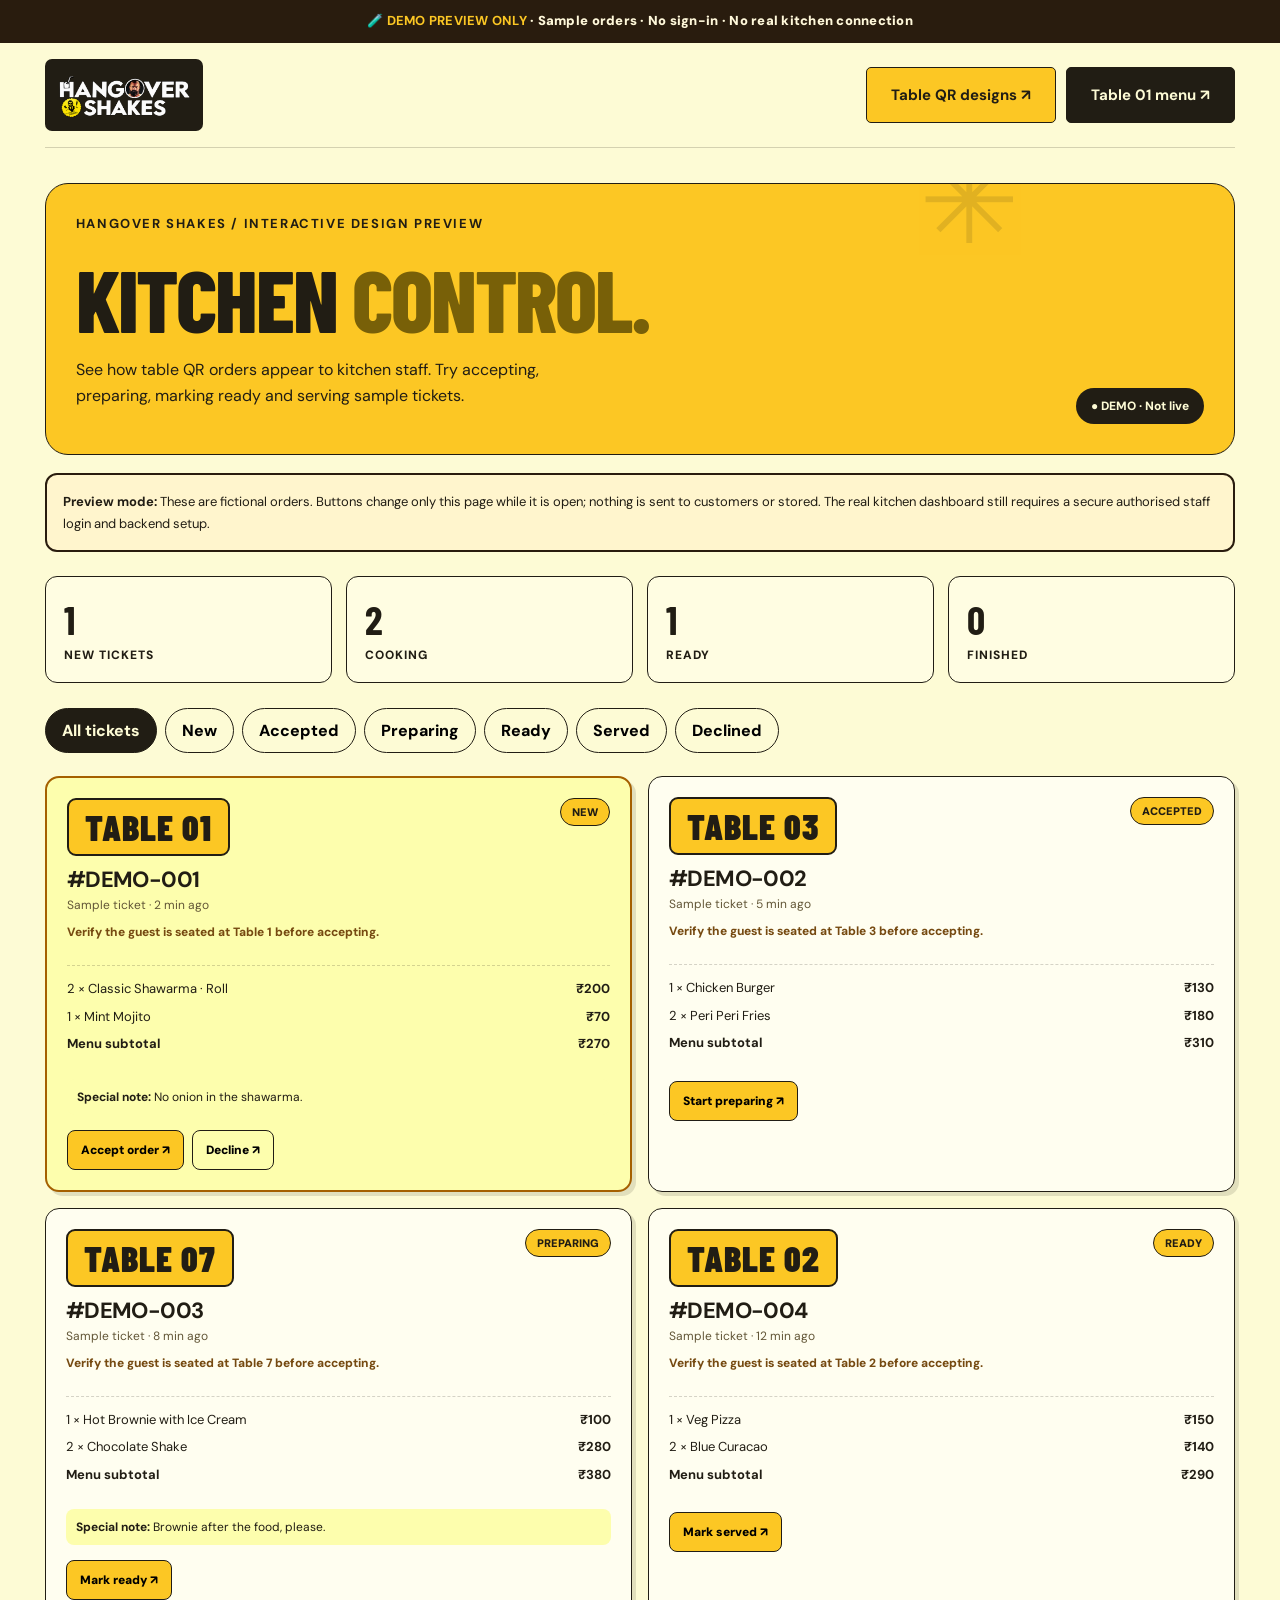
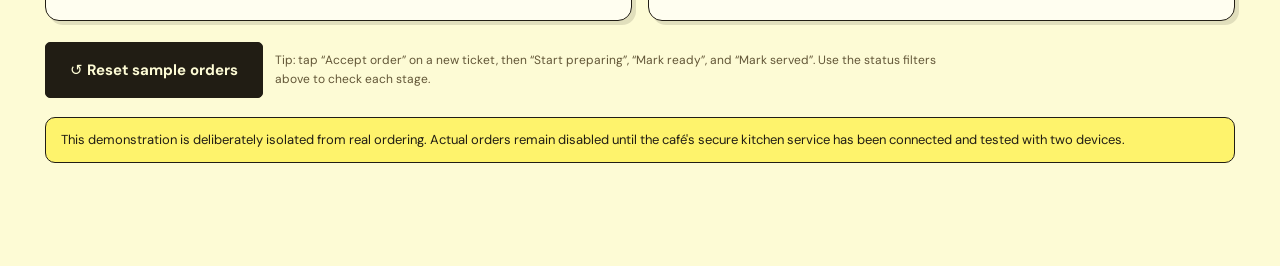
<file: demo-kitchen.html>
<!doctype html>
<html lang="en">
<head>
<meta charset="UTF-8">
<meta name="viewport" content="width=device-width,initial-scale=1">
<meta name="robots" content="noindex,nofollow,noarchive">
<meta name="theme-color" content="#fcc724">
<title>Kitchen demo · Hangover Shakes</title>
<link rel="stylesheet" href="style.css">
<link rel="stylesheet" href="updates.css">
<link rel="stylesheet" href="ordering.css">
<link rel="stylesheet" href="dinein.css">
<style>
.hs-demo-banner{position:sticky;top:0;z-index:100;background:#291c0e;color:#fff8da;text-align:center;padding:12px 16px;font-weight:900;line-height:1.45;font-size:13px;letter-spacing:.02em}
.hs-demo-banner strong{color:#fcc724}.hs-demo-actions{display:flex;align-items:center;gap:12px;flex-wrap:wrap;margin:18px 0 8px}.hs-demo-actions button{cursor:pointer;min-height:44px}.hs-order-actions button{cursor:pointer}.hs-demo-help{font-size:12px;line-height:1.6;color:var(--muted);max-width:680px}.hs-order-badge{display:inline-flex;align-items:center}.hs-demo-alert{border:2px solid #291c0e;background:#fff5cd;padding:16px;border-radius:12px;font-size:13px;line-height:1.65;margin:18px 0}
@media(max-width:600px){.hs-demo-banner{font-size:11px;padding:10px}.hs-demo-actions .button{width:100%;justify-content:center}}
</style>
</head>
<body class="hs-admin-body">
<a class="skip" href="#admin-main">Skip to demo tickets</a>
<div class="hs-demo-banner">🧪 <strong>DEMO PREVIEW ONLY</strong> · Sample orders · No sign-in · No real kitchen connection</div>
<header class="hs-admin-head wrap">
  <a href="index.html" aria-label="Hangover Shakes home"><img src="assets/logo.png" alt="Hangover Shakes" width="158" height="63"></a>
  <nav aria-label="Preview navigation"><a class="button" href="table-qr.html">Table QR designs ↗</a><a class="button" href="index.html?table=1">Table 01 menu ↗</a></nav>
</header>
<main class="hs-admin-main wrap" id="admin-main">
  <section class="hs-admin-hero"><div><p class="eyebrow">HANGOVER SHAKES / INTERACTIVE DESIGN PREVIEW</p><h1>KITCHEN <em>CONTROL.</em></h1><p>See how table QR orders appear to kitchen staff. Try accepting, preparing, marking ready and serving sample tickets.</p></div><span class="hs-admin-pill" id="hs-live-indicator">● DEMO · Not live</span></section>
  <section id="hs-admin-workspace">
    <div class="hs-demo-alert" role="status" id="hs-admin-notice"><strong>Preview mode:</strong> These are fictional orders. Buttons change only this page while it is open; nothing is sent to customers or stored. The real kitchen dashboard still requires a secure authorised staff login and backend setup.</div>
    <div class="hs-admin-metrics" aria-label="Demo kitchen counts">
      <div class="hs-admin-metric"><strong id="hs-metric-new">0</strong><span>New tickets</span></div>
      <div class="hs-admin-metric"><strong id="hs-metric-active">0</strong><span>Cooking</span></div>
      <div class="hs-admin-metric"><strong id="hs-metric-ready">0</strong><span>Ready</span></div>
      <div class="hs-admin-metric"><strong id="hs-metric-done">0</strong><span>Finished</span></div>
    </div>
    <div class="hs-admin-tabs" role="group" aria-label="Filter demo tickets">
      <button type="button" data-filter="all" class="active" aria-pressed="true">All tickets</button>
      <button type="button" data-filter="received" aria-pressed="false">New</button>
      <button type="button" data-filter="confirmed" aria-pressed="false">Accepted</button>
      <button type="button" data-filter="preparing" aria-pressed="false">Preparing</button>
      <button type="button" data-filter="ready" aria-pressed="false">Ready</button>
      <button type="button" data-filter="served" aria-pressed="false">Served</button>
      <button type="button" data-filter="rejected" aria-pressed="false">Declined</button>
    </div>
    <div class="hs-order-grid" id="hs-admin-orders" aria-live="polite"></div>
    <div class="hs-demo-actions"><button type="button" class="button" id="hs-demo-reset">↺ Reset sample orders</button><p class="hs-demo-help">Tip: tap “Accept order” on a new ticket, then “Start preparing”, “Mark ready”, and “Mark served”. Use the status filters above to check each stage.</p></div>
    <p class="hs-admin-alert">This demonstration is deliberately isolated from real ordering. Actual orders remain disabled until the café's secure kitchen service has been connected and tested with two devices.</p>
  </section>
</main>
<script>
(() => {
  'use strict';
  const initial = [
    {id:'DEMO-001',table:1,status:'received',minutes:2,notes:'No onion in the shawarma.',items:[['Classic Shawarma · Roll',2,100],['Mint Mojito',1,70]]},
    {id:'DEMO-002',table:3,status:'confirmed',minutes:5,notes:'',items:[['Chicken Burger',1,130],['Peri Peri Fries',2,90]]},
    {id:'DEMO-003',table:7,status:'preparing',minutes:8,notes:'Brownie after the food, please.',items:[['Hot Brownie with Ice Cream',1,100],['Chocolate Shake',2,140]]},
    {id:'DEMO-004',table:2,status:'ready',minutes:12,notes:'',items:[['Veg Pizza',1,150],['Blue Curacao',2,70]]}
  ];
  let orders = initial.map(ticket => ({...ticket,items:ticket.items.map(row => [...row])}));
  let filter = 'all';
  const grid = document.getElementById('hs-admin-orders');
  const notice = document.getElementById('hs-admin-notice');
  const money = amount => '₹' + amount.toLocaleString('en-IN');
  const labels = {received:'New',confirmed:'Accepted',preparing:'Preparing',ready:'Ready',served:'Served',rejected:'Declined'};
  const transitions = {received:[['confirmed','Accept order'],['rejected','Decline']],confirmed:[['preparing','Start preparing']],preparing:[['ready','Mark ready']],ready:[['served','Mark served']]};
  function render(){
    document.getElementById('hs-metric-new').textContent = orders.filter(t => t.status === 'received').length;
    document.getElementById('hs-metric-active').textContent = orders.filter(t => ['confirmed','preparing'].includes(t.status)).length;
    document.getElementById('hs-metric-ready').textContent = orders.filter(t => t.status === 'ready').length;
    document.getElementById('hs-metric-done').textContent = orders.filter(t => ['served','rejected'].includes(t.status)).length;
    const selected = orders.filter(t => filter === 'all' || t.status === filter);
    grid.innerHTML = selected.length ? selected.map(ticket => {
      const total = ticket.items.reduce((sum, row) => sum + row[1]*row[2],0);
      return `<article class="hs-order-card ${ticket.status === 'received' ? 'is-new' : ''}"><div class="hs-order-top"><div><span class="hs-kitchen-table">TABLE ${String(ticket.table).padStart(2,'0')}</span><h3>#${ticket.id}</h3><p class="hs-order-meta">Sample ticket · ${ticket.minutes} min ago</p><p class="hs-kitchen-check">Verify the guest is seated at Table ${ticket.table} before accepting.</p></div><span class="hs-order-badge">${labels[ticket.status]}</span></div><div class="hs-order-lines">${ticket.items.map(row => `<p><span>${row[1]} × ${row[0]}</span><strong>${money(row[1]*row[2])}</strong></p>`).join('')}<p><strong>Menu subtotal</strong><strong>${money(total)}</strong></p></div>${ticket.notes ? `<p class="hs-order-notes"><strong>Special note:</strong> ${ticket.notes}</p>` : ''}<div class="hs-order-actions">${(transitions[ticket.status] || []).map(([next,text]) => `<button type="button" data-id="${ticket.id}" data-state="${next}" class="${next === 'rejected' ? 'secondary' : ''}">${text} ↗</button>`).join('')}</div></article>`;
    }).join('') : '<div class="hs-admin-empty"><h3>No sample tickets here.</h3><p>Choose All tickets or reset the demo to explore the workflow.</p></div>';
  }
  grid.addEventListener('click', event => {
    const button = event.target.closest('button[data-id][data-state]');
    if (!button) return;
    const ticket = orders.find(t => t.id === button.dataset.id);
    if (!ticket || !(transitions[ticket.status] || []).some(([next]) => next === button.dataset.state)) return;
    ticket.status = button.dataset.state;
    notice.textContent = `🧪 Demo only: ${ticket.id} for Table ${ticket.table} changed to ${labels[ticket.status]}. No customer was notified.`;
    render();
  });
  document.querySelectorAll('[data-filter]').forEach(button => button.addEventListener('click', () => {
    filter = button.dataset.filter;
    document.querySelectorAll('[data-filter]').forEach(tab => {const selected = tab === button;tab.classList.toggle('active',selected);tab.setAttribute('aria-pressed',String(selected));});
    render();
  }));
  document.getElementById('hs-demo-reset').addEventListener('click', () => {
    orders = initial.map(ticket => ({...ticket,items:ticket.items.map(row => [...row])}));
    filter='all';
    document.querySelectorAll('[data-filter]').forEach(tab => {const selected = tab.dataset.filter === 'all';tab.classList.toggle('active',selected);tab.setAttribute('aria-pressed',String(selected));});
    notice.textContent = '🧪 Demo reset. All sample tickets restored; no real orders or kitchen systems were changed.';
    render();
  });
  render();
})();
</script>
</body>
</html>
</file>
<file: style.css>
@import url('https://fonts.googleapis.com/css2?family=Barlow+Condensed:wght@600;700;800;900&family=DM+Sans:wght@400;500;600;700&display=swap');
:root{--gold:#cd8b09;--amber:#e9a413;--yellow:#fcc724;--lemon:#fef36c;--pale:#fdfead;--cream:#fdfbd5;--ink:#211d14;--muted:#625637;--line:#211d1430;color:var(--ink);background:var(--cream);font-family:'DM Sans',Arial,sans-serif;font-synthesis:none;color-scheme:light}*{box-sizing:border-box}html{scroll-behavior:smooth;scroll-padding-top:25px}body{margin:0;overflow-x:clip}a{color:inherit;text-decoration:none}button,input,textarea{font:inherit}button,a,input,textarea{touch-action:manipulation}a:focus-visible,button:focus-visible,input:focus-visible,textarea:focus-visible,summary:focus-visible{outline:3px solid var(--ink);outline-offset:5px}img{display:block;max-width:100%;height:auto}button{cursor:pointer}a:hover{text-decoration:none}.wrap{width:min(1280px,calc(100% - 96px));margin-inline:auto}.header{display:flex;align-items:center;justify-content:space-between;gap:25px;padding-block:19px;border-bottom:1px solid var(--line)}.logo{width:195px;background:var(--ink);border-radius:5px;padding:9px}.header nav{display:flex;gap:35px;font-size:15px;font-weight:700;align-items:center}.header nav a{padding:12px 0}.header nav a:last-child{border:1px solid var(--ink);padding:12px 21px;border-radius:30px}.nav-toggle{display:none}.hero{display:grid;grid-template-columns:1.05fr 1fr;gap:25px;align-items:center;padding-block:70px 65px}.eyebrow{font-size:13px;letter-spacing:1.6px;font-weight:700;line-height:1.7;margin:0 0 20px}h1,h2{font-family:'Barlow Condensed','Arial Narrow',Impact,sans-serif;font-weight:800;line-height:.98;letter-spacing:-.025em;margin:0}h1{font-size:clamp(60px,6.8vw,98px)}h2{font-size:clamp(44px,5.2vw,72px)}em{font-style:normal;color:#786008}h3{font-size:25px;letter-spacing:-.6px;margin:0;font-weight:700}.intro{font-size:18px;line-height:1.75;margin:26px 0;color:var(--muted)}.hero-actions{display:flex;align-items:center;gap:25px;flex-wrap:wrap}.button{display:inline-flex;align-items:center;justify-content:space-between;gap:25px;background:var(--ink);color:var(--cream);border:1px solid var(--ink);padding:17px 24px;min-height:54px;border-radius:5px;font-size:15px;font-weight:700;transition:transform .2s,box-shadow .2s}.button:hover{transform:translate(-2px,-2px);box-shadow:4px 4px 0 var(--gold)}.text-link{font-size:15px;font-weight:700;text-decoration:underline;text-underline-offset:6px}.hero-note{font-size:12px;line-height:1.8;margin:35px 0 0;max-width:380px;letter-spacing:.5px}.hero-note strong{display:block}.hero-art{position:relative;min-height:490px;display:flex;align-items:end;justify-content:center;background:var(--yellow);border-radius:48% 48% 10px 10px;padding:65px 15px 45px}.crew-art{width:100%;max-height:390px;object-fit:contain;animation:crew-arrive .9s ease-out both}.speech{position:absolute;z-index:1;top:8%;right:1%;transform:rotate(8deg);background:var(--cream);padding:16px 25px;border:2px solid var(--ink);border-radius:50%;font-size:18px;font-weight:700;box-shadow:4px 4px 0 var(--ink);animation:wiggle 5s ease-in-out infinite}.scene-tag{position:absolute;bottom:14px;left:50%;transform:translateX(-50%);white-space:nowrap;font-size:11px;letter-spacing:1px;font-weight:700}.ribbon{background:var(--ink);color:var(--yellow);padding:23px 25px;display:flex;justify-content:space-evenly;align-items:center;gap:20px;font-family:'Barlow Condensed',Impact,sans-serif;font-size:26px;font-weight:600;letter-spacing:2px}.ribbon b{font-size:19px}.menu-section{background:var(--yellow);padding:55px 0 65px}.section-top{border-top:1px solid var(--line);padding-top:23px;display:flex;justify-content:space-between;gap:25px;font-size:14px;line-height:1.7}.section-top .eyebrow{margin:0}.menu-heading{display:flex;justify-content:space-between;align-items:end;gap:35px;margin:45px 0 38px}.menu-heading p{max-width:330px;font-size:17px;line-height:1.7}.menu-heading em{color:var(--ink)}.product-rail{display:grid;grid-template-columns:repeat(3,minmax(0,1fr));gap:27px}.product{min-width:0;background:var(--cream);border:1px solid var(--ink);border-radius:8px;overflow:hidden;transition:transform .25s,box-shadow .25s}.product:hover{transform:translateY(-5px);box-shadow:5px 6px 0 var(--ink)}.product-image{position:relative;aspect-ratio:1.35;overflow:hidden;background:var(--pale)}.product-image img{width:100%;height:100%;object-fit:cover;transition:transform .6s}.product:hover img{transform:scale(1.04)}.food-label{position:absolute;bottom:12px;left:12px;background:var(--lemon);padding:7px 10px;font-size:11px;font-weight:700;letter-spacing:.4px;max-width:calc(100% - 24px);transform:rotate(-2deg)}.product-copy{padding:22px}.product-copy .eyebrow{font-size:11px;margin-bottom:8px;color:var(--muted)}.product-copy>p:last-child{font-size:15px;line-height:1.7;margin:10px 0 0}.menu-bottom{display:flex;justify-content:space-between;gap:30px;margin-top:30px;font-size:15px;line-height:1.7}.menu-note{font-size:13px;max-width:370px}.cafe{background:var(--cream);padding:60px 0}.cafe-grid{display:grid;grid-template-columns:1fr 1fr;gap:75px;align-items:center;margin-top:50px}.portrait-stage{position:relative;background:var(--pale);border-radius:12px;padding:20px 25px 40px}.portrait-stage img{width:100%;max-height:475px;object-fit:contain}.cafe-text p:not(.eyebrow){font-size:17px;line-height:1.8;color:var(--muted);max-width:490px}.cafe-text .button{margin-top:12px}.comic-break{background:var(--lemon);border-block:1px solid var(--line);padding:40px 0}.comic-inner{display:grid;grid-template-columns:.7fr 1.3fr;position:relative;gap:65px;align-items:center}.sticker{height:330px;width:100%;object-fit:contain;animation:float 5s ease-in-out infinite}.comic-inner h2{font-size:clamp(45px,5vw,70px)}.comic-inner p:last-child{font-size:17px;line-height:1.7}.comic-note{position:absolute;right:0;top:0;font-family:Georgia,serif;font-style:italic;font-size:22px;transform:rotate(12deg);border:2px solid var(--ink);border-radius:50%;padding:19px}.contact{background:var(--cream);padding:60px 0}.contact-grid{display:grid;grid-template-columns:1fr 1fr;gap:75px;margin-top:50px}.contact h2{font-size:clamp(50px,6vw,85px)}.contact-details{margin-top:35px}.contact-details h3{font-size:21px}.contact p{line-height:1.7}.phone-link{font-weight:700}.contact-note{font-size:14px;max-width:350px}form{padding:32px;background:var(--pale);border:1px solid var(--line);border-radius:8px}.form-intro{font-size:16px}.form-row{display:grid;grid-template-columns:1fr 1fr;gap:20px}label{display:block;font-size:14px;font-weight:600;line-height:1.7;margin-bottom:17px}label span{font-weight:400}input,textarea{display:block;width:100%;min-width:0;background:var(--cream);border:1px solid #a49455;padding:12px;border-radius:4px;color:var(--ink);font-size:16px;margin-top:6px;resize:vertical}input::placeholder,textarea::placeholder{color:#6d6345}.form-note,#form-status{font-size:13px}#whatsapp-fallback{display:block;margin-top:15px}[hidden]{display:none!important}footer{padding-block:45px 22px}.footer-top{display:grid;grid-template-columns:1.1fr 1fr .7fr;gap:50px}.footer-top h3{font-size:18px;margin-bottom:15px}.footer-top p,.footer-top a{font-size:14px;line-height:1.8}.footer-top>div:last-child a{display:block}.footer-bottom{border-top:1px solid var(--line);display:flex;align-items:start;justify-content:space-between;gap:25px;margin-top:35px;padding-top:23px;font-size:13px}.footer-bottom p{margin:0}.credits{max-width:480px}.credits summary{cursor:pointer}.credits p{margin-top:10px;line-height:1.6}.credits a{text-decoration:underline}.skip{position:fixed;top:-100px;left:20px;background:var(--ink);color:var(--cream);padding:15px;z-index:20}.skip:focus{top:10px}.reveal{transition:opacity .65s,translate .65s}.motion-ready .reveal{opacity:0;translate:0 22px}.motion-ready .reveal.visible{opacity:1;translate:0 0}@keyframes float{0%,100%{transform:rotate(-3deg) translateY(0)}50%{transform:rotate(2deg) translateY(-9px)}}@keyframes wiggle{0%,85%,100%{transform:rotate(8deg)}90%{transform:rotate(3deg)}95%{transform:rotate(12deg)}}@keyframes crew-arrive{from{opacity:0;transform:translateY(20px) rotate(-3deg)}to{opacity:1;transform:none}}
@media(min-width:1600px){.hero{padding-block:85px}.hero-art{min-height:540px}.crew-art{max-height:440px}}@media(max-width:1050px){.wrap{width:calc(100% - 56px)}.hero{gap:20px}h1{font-size:clamp(54px,7vw,78px)}.hero-art{min-height:410px}.speech{font-size:16px}.product-rail{gap:18px}.product-copy{padding:18px}.cafe-grid,.contact-grid{gap:35px}.comic-note{display:none}.form-row{grid-template-columns:1fr;gap:0}.footer-top{gap:25px}}@media(max-width:760px){.wrap{width:calc(100% - 36px)}.header{flex-wrap:wrap;padding-block:14px;gap:12px}.logo{width:155px}.nav-toggle{display:flex;gap:16px;padding:11px 15px;border:1px solid var(--ink);border-radius:4px;background:transparent;font-size:15px;font-weight:700}.header nav{display:none;width:100%;justify-content:space-between;gap:15px;padding-top:8px}.header nav.open{display:flex}.header nav a:last-child{padding:10px 17px}.hero{grid-template-columns:1fr;padding-block:35px 38px;gap:35px}.hero h1{font-size:clamp(56px,13.6vw,92px);line-height:.98}.hero .eyebrow{font-size:11px;letter-spacing:1px}.intro{font-size:17px;margin:23px 0}.hero-note{margin-top:25px}.hero-art{min-height:370px;max-width:530px;width:100%;margin:auto;padding-top:65px}.crew-art{max-height:340px}.speech{right:5%;top:5%}.ribbon{font-size:18px;gap:12px;padding:18px 12px;letter-spacing:1px;flex-wrap:wrap}.ribbon b{font-size:13px}.ribbon span:last-child{display:none}.ribbon b:last-of-type{display:none}.section-top{font-size:12px;gap:20px}.section-top .eyebrow{font-size:11px}.section-top>span{max-width:145px;text-align:right}.menu-section,.cafe,.contact{padding-block:35px}.menu-heading{display:block;margin:30px 0}.menu-heading p{max-width:100%;font-size:16px}h2{font-size:clamp(43px,10.2vw,62px)}.product-rail{grid-template-columns:repeat(2,minmax(0,1fr));gap:15px}.product-copy{padding:15px}.product-copy h3{font-size:22px}.product-copy>p:last-child{font-size:14px}.food-label{font-size:9px;left:7px;bottom:8px;padding:6px;max-width:calc(100% - 14px)}.product-copy .eyebrow{font-size:10px;letter-spacing:.6px}.menu-bottom{display:block}.menu-note{max-width:none}.cafe-grid{grid-template-columns:1fr;gap:30px;margin-top:30px}.portrait-stage{max-width:500px;width:100%;margin:auto}.portrait-stage img{max-height:380px}.comic-inner{grid-template-columns:.65fr 1fr;gap:18px}.sticker{height:250px}.comic-inner h2{font-size:clamp(33px,6.4vw,48px)}.comic-inner .eyebrow{font-size:10px}.comic-inner p:last-child{font-size:14px}.contact-grid{grid-template-columns:1fr;margin-top:30px;gap:30px}.contact h2{font-size:62px}form{padding:24px}.footer-top{grid-template-columns:1fr 1fr}.footer-top>a{grid-column:1/-1}.footer-bottom{flex-wrap:wrap}.credits{order:3;flex-basis:100%;max-width:100%}.scene-tag{font-size:9px;letter-spacing:.5px}.button{padding-inline:19px}.comic-break{padding:30px 0}}@media(max-width:420px){.product-rail{grid-template-columns:1fr}.product-image{aspect-ratio:1.55}.product-copy h3{font-size:25px}.product-copy>p:last-child{font-size:16px}.food-label{font-size:11px}.product-copy .eyebrow{font-size:11px}.hero-actions{gap:18px}.hero-art{min-height:310px}.comic-inner{grid-template-columns:1fr;text-align:center}.sticker{height:215px}.comic-inner h2{font-size:46px}.comic-inner .eyebrow{font-size:12px}.comic-inner p:last-child{font-size:16px}.footer-top{gap:18px}.hero h1{font-size:clamp(49px,13.7vw,60px)}}@media(prefers-reduced-motion:reduce){html{scroll-behavior:auto}*,*::before,*::after{animation:none!important;transition:none!important}.motion-ready .reveal{opacity:1;translate:none}}
.menu-tools{display:flex;flex-wrap:wrap;align-items:end;gap:18px 25px;margin:0 0 25px}.category-filters{display:flex;flex-wrap:wrap;gap:9px;flex:1}.category-filters button{border:1px solid var(--ink);border-radius:30px;background:transparent;padding:12px 16px;min-height:44px;font-size:14px;font-weight:600}.category-filters button[aria-pressed=true]{background:var(--ink);color:var(--cream)}.category-filters button:hover{background:var(--cream);color:var(--ink)}#menu-count{flex-basis:100%;font-size:13px;margin:0}.menu-empty{text-align:center;background:var(--cream);border:1px dashed var(--ink);padding:35px;border-radius:8px}.menu-empty p{line-height:1.7}.plans-section{background:var(--pale);padding:50px 0}.plans-grid{display:grid;grid-template-columns:repeat(3,minmax(0,1fr));gap:24px}.plan-card{padding:30px;background:var(--cream);border:1px solid var(--line);border-radius:8px;display:flex;flex-direction:column;align-items:start}.plan-number{font-family:'Barlow Condensed',Impact,sans-serif;font-size:34px;line-height:1;font-weight:700;background:var(--yellow);padding:10px 14px;transform:rotate(-3deg);margin-bottom:28px}.plan-card p{font-size:16px;line-height:1.8;margin:15px 0 25px}.plan-card a{margin-top:auto;line-height:1.7}.plans-note{font-size:14px;line-height:1.7;margin:25px 0 0}.faq-section{background:var(--cream);padding:65px 0;border-bottom:1px solid var(--line)}.faq-grid{display:grid;grid-template-columns:.85fr 1.15fr;gap:75px}.faq-intro{font-size:17px;line-height:1.7;max-width:300px}.faq-list details{border-bottom:1px solid var(--line);padding:0 0 19px;margin-bottom:19px}.faq-list summary{font-weight:600;font-size:17px;line-height:1.5;cursor:pointer;padding:5px 25px 5px 0}.faq-list details[open] summary{margin-bottom:12px}.faq-list p{font-size:16px;line-height:1.8;margin:0 0 12px;color:var(--muted)}.faq-list p a{color:var(--ink);text-decoration:underline;text-underline-offset:3px}.mobile-quick{display:none}@media(max-width:1000px){.plans-grid{gap:16px}.plan-card{padding:23px}.faq-grid{gap:35px}}@media(max-width:760px){.plans-grid,.faq-grid{grid-template-columns:1fr}.plan-card{padding:25px}.plans-section,.faq-section{padding-block:35px}.plan-number{font-size:29px;margin-bottom:20px}.faq-intro{max-width:none}.category-filters button{padding:11px 13px;font-size:13px}.mobile-quick{position:fixed;z-index:10;bottom:0;left:0;right:0;display:grid;grid-template-columns:repeat(3,1fr);background:var(--ink);color:var(--cream);padding:8px 12px calc(8px + env(safe-area-inset-bottom));box-shadow:0 -3px 15px #211d1415}.mobile-quick a{text-align:center;padding:12px 4px;font-size:14px;font-weight:600}.mobile-quick a:first-child{color:var(--yellow)}.mobile-quick a:focus-visible{outline-color:var(--yellow);outline-offset:0}body{padding-bottom:calc(66px + env(safe-area-inset-bottom))}}

.builder-credit{border-top:1px solid var(--line);padding-top:20px;margin:22px 0 0;font-size:14px;line-height:1.8;text-align:center;overflow-wrap:anywhere}.builder-credit span{margin:0 9px}.builder-credit a{text-decoration:underline;text-underline-offset:4px}@media(max-width:480px){.builder-credit a{display:block}.builder-credit span{display:none}}
.order-section{background:var(--yellow);padding:50px 0}.order-grid{display:grid;grid-template-columns:1fr 1fr;gap:70px;align-items:center;margin-top:40px}.order-copy>p{font-size:17px;line-height:1.8;max-width:430px}.order-copy img{height:auto;width:min(100%,440px);object-fit:contain;margin:24px auto 0;transform:rotate(-3deg)}.location-card{background:var(--cream);border:1px solid var(--ink);border-radius:10px;padding:32px;box-shadow:7px 7px 0 var(--ink)}.location-heading .eyebrow{display:block;margin-bottom:12px}.location-heading h3{font-size:32px}.location-heading p{font-size:17px;line-height:1.8}.order-actions{display:grid;gap:13px;margin-top:27px}.order-actions .button{justify-content:center;text-align:center;line-height:1.5;gap:12px}.direction-button{background:var(--yellow);color:var(--ink)}.delivery-buttons{display:grid;grid-template-columns:1fr 1fr;gap:12px}.reviews-button{background:transparent;color:var(--ink)}.delivery-note{font-size:13px;line-height:1.7;margin:20px 0 0}.testimonials-section{padding:50px 0;background:var(--cream)}.testimonial-grid{display:grid;grid-template-columns:repeat(3,minmax(0,1fr));gap:24px}.testimonial-card{margin:0;padding:28px;background:var(--pale);border:1px solid var(--line);border-radius:8px;display:flex;flex-direction:column}.sample-label{font-size:12px;line-height:1.7;font-weight:700;color:var(--muted)}.testimonial-card blockquote{margin:20px 0 27px;font-size:20px;line-height:1.7;letter-spacing:-.3px}.testimonial-card figcaption{font-size:15px;font-weight:700;margin-top:auto}.testimonial-card figcaption span{display:block;font-weight:400;font-size:13px;margin-top:5px}.real-reviews{display:inline-block;margin-top:28px;line-height:1.7}@media(max-width:1000px){.order-grid{gap:35px}.location-card{padding:25px}.delivery-buttons{grid-template-columns:1fr}.testimonial-grid{gap:16px}.testimonial-card{padding:22px}}@media(max-width:760px){.order-section,.testimonials-section{padding-block:35px}.order-grid,.testimonial-grid{grid-template-columns:1fr}.order-copy img{display:block;width:min(100%,350px);margin:20px auto 0}.order-grid{margin-top:28px;gap:20px}.location-card{box-shadow:4px 4px 0 var(--ink)}.location-heading h3{font-size:29px}.testimonial-card blockquote{font-size:19px}.delivery-buttons{grid-template-columns:1fr 1fr}.delivery-buttons .button{font-size:14px;padding:13px 10px}}@media(max-width:380px){.delivery-buttons{grid-template-columns:1fr}}
</file>
<file: updates.css>
/* Hangover Shakes update additions.
   Base UI/layout intentionally remains the same as the previous website. */

/* Production additions only — the original site UI/layout remains untouched. */
.menu-bottom{align-items:center;flex-wrap:wrap}
.full-menu-trigger{margin-left:auto}
.full-menu-shell{position:fixed;inset:0;z-index:100;background:rgba(33,29,20,.72);backdrop-filter:blur(10px);padding:24px;display:none;overflow:auto}
.full-menu-shell.open{display:block}
.full-menu-dialog{width:min(1180px,100%);margin:auto;background:var(--cream);border:1px solid var(--ink);border-radius:16px;overflow:hidden;box-shadow:0 30px 100px rgba(0,0,0,.35)}
.full-menu-top{position:sticky;top:0;z-index:3;background:rgba(253,251,213,.96);backdrop-filter:blur(12px);padding:24px 28px 18px;border-bottom:1px solid var(--line)}
.full-menu-title-row{display:flex;align-items:flex-start;justify-content:space-between;gap:24px}
.full-menu-title-row h2{font-size:clamp(46px,6vw,76px)}
.full-menu-close{width:46px;height:46px;border:1px solid var(--ink);background:var(--cream);border-radius:50%;font-size:28px;line-height:1}
.full-menu-tabs{display:flex;gap:8px;overflow:auto;padding-top:18px;scrollbar-width:none}
.full-menu-tabs::-webkit-scrollbar{display:none}
.full-menu-tabs button{border:1px solid var(--ink);background:transparent;border-radius:999px;padding:11px 15px;white-space:nowrap;font-weight:700}
.full-menu-tabs button.active{background:var(--ink);color:var(--cream)}
.full-menu-grid{display:grid;grid-template-columns:repeat(2,minmax(0,1fr));gap:18px;padding:24px}
.full-menu-card{border:1px solid var(--line);border-radius:12px;padding:22px;background:#fffef0}
.full-menu-card-head{border-bottom:1px solid var(--line);padding-bottom:12px;margin-bottom:5px}
.menu-card-kicker{font-size:10px;letter-spacing:1.2px;font-weight:800;color:var(--muted)}
.full-menu-card h3{font-family:'Barlow Condensed','Arial Narrow',Impact,sans-serif;font-size:30px;margin:3px 0 0}
.full-menu-card ul{list-style:none;padding:0;margin:0}
.full-menu-card li{display:flex;align-items:flex-start;justify-content:space-between;gap:20px;padding:10px 0;border-bottom:1px dashed var(--line);font-size:14px;line-height:1.35}
.full-menu-card li:last-child{border-bottom:0}
.full-menu-card li strong{white-space:nowrap}
.full-menu-foot{padding:0 24px 24px;color:var(--muted);font-size:13px;line-height:1.6}
.qr-strip{display:grid;grid-template-columns:1fr 1fr;gap:16px;margin-top:24px}
.qr-card{display:grid;grid-template-columns:94px 1fr;align-items:center;gap:16px;background:var(--cream);border:1px solid var(--ink);border-radius:8px;padding:14px}
.qr-card img{width:94px;height:94px;border-radius:6px}
.qr-card strong{display:block;font-size:18px;margin-bottom:5px}
.qr-card span{font-size:13px;line-height:1.45;color:var(--muted)}
.footer-bottom{align-items:center}
@media(max-width:760px){
 .full-menu-shell{padding:0}
 .full-menu-dialog{border-radius:0;min-height:100vh}
 .full-menu-top{padding:18px}
 .full-menu-grid{grid-template-columns:1fr;padding:14px}
 .full-menu-foot{padding:0 14px 20px}
 .qr-strip{grid-template-columns:1fr}
 .qr-card{grid-template-columns:82px 1fr}
 .qr-card img{width:82px;height:82px}
 .full-menu-trigger{width:100%;margin:8px 0 0}
}

.mobile-quick button{border:0;background:transparent;color:var(--yellow);text-align:center;padding:12px 4px;font-size:14px;font-weight:600}
.mobile-quick button:focus-visible{outline-color:var(--yellow);outline-offset:0}

/* Compact production spacing */
.order-section{padding:34px 0}
.order-grid{margin-top:24px;gap:36px;align-items:center}
.location-card{padding:22px 24px}
.order-actions{margin-top:0;gap:10px}
.qr-strip{margin-top:16px}
.order-copy>p{margin-bottom:0}
.contact{padding:38px 0}
.contact-grid{margin-top:28px;gap:48px}
.contact-details{margin-top:22px}
.contact form{padding:24px}

/* Glassy animated header */
.header{position:sticky;top:12px;z-index:60;margin-top:10px;padding:14px 22px;background:rgba(253,251,213,.68);border:1px solid rgba(33,29,20,.12);border-radius:18px;box-shadow:0 8px 28px rgba(33,29,20,.06);backdrop-filter:blur(18px) saturate(145%);-webkit-backdrop-filter:blur(18px) saturate(145%);transition:background .35s ease,box-shadow .35s ease,transform .35s ease,border-color .35s ease;animation:headerGlassIn .65s cubic-bezier(.2,.8,.2,1) both;overflow:visible}
.header::before{content:"";position:absolute;inset:0;border-radius:inherit;pointer-events:none;background:linear-gradient(110deg,rgba(255,255,255,.42),rgba(255,255,255,.04) 38%,rgba(255,255,255,.18) 68%,rgba(255,255,255,.02));opacity:.55;z-index:-1}
.header.is-scrolled{background:rgba(253,251,213,.88);border-color:rgba(33,29,20,.18);box-shadow:0 14px 38px rgba(33,29,20,.14);transform:translateY(-4px)}
.header .logo{transition:transform .3s ease}
.header.is-scrolled .logo{transform:scale(.94)}
@keyframes headerGlassIn{from{opacity:0;transform:translateY(-18px) scale(.985)}to{opacity:1;transform:translateY(0) scale(1)}}

/* Highlighted offers popup */
.offer-fab{position:fixed;right:18px;bottom:18px;z-index:85;border:1px solid var(--ink);background:var(--yellow);color:var(--ink);border-radius:999px;padding:13px 18px;font-weight:800;box-shadow:5px 5px 0 var(--ink);cursor:pointer;transition:transform .2s ease,box-shadow .2s ease}
.offer-fab:hover{transform:translate(-2px,-2px);box-shadow:7px 7px 0 var(--ink)}
.offer-popup{position:fixed;inset:0;z-index:130;display:none;place-items:center;padding:20px;background:rgba(20,16,9,.72);backdrop-filter:blur(10px);-webkit-backdrop-filter:blur(10px)}
.offer-popup.open{display:grid;animation:offerFade .22s ease both}
.offer-dialog{position:relative;width:min(720px,100%);background:var(--cream);border:1px solid var(--ink);border-radius:20px;padding:30px;box-shadow:12px 12px 0 var(--ink);animation:offerPop .35s cubic-bezier(.2,.8,.2,1) both}
.offer-close{position:absolute;top:16px;right:16px;width:42px;height:42px;border:1px solid var(--ink);border-radius:50%;background:var(--cream);font-size:26px;line-height:1;cursor:pointer}
.offer-kicker{margin:0 0 8px;font-size:12px;font-weight:800;letter-spacing:1.4px;text-transform:uppercase}
.offer-dialog h2{font-size:clamp(44px,7vw,72px);margin:0 50px 22px 0}
.offer-grid{display:grid;grid-template-columns:1fr 1fr;gap:14px}
.offer-card{background:var(--yellow);border:1px solid var(--ink);border-radius:12px;padding:22px;min-height:170px;display:flex;flex-direction:column;justify-content:space-between}
.offer-card:nth-child(2){background:var(--lemon)}
.offer-card span{font-size:11px;font-weight:800;letter-spacing:1.2px;text-transform:uppercase}
.offer-card h3{font-family:'Barlow Condensed','Arial Narrow',Impact,sans-serif;font-size:32px;line-height:1;margin:10px 0}
.offer-price{font-family:'Barlow Condensed','Arial Narrow',Impact,sans-serif;font-size:36px;font-weight:800;margin:0}
.offer-actions{display:flex;gap:12px;align-items:center;flex-wrap:wrap;margin-top:20px}
@keyframes offerFade{from{opacity:0}to{opacity:1}}
@keyframes offerPop{from{opacity:0;transform:translateY(18px) scale(.96)}to{opacity:1;transform:none}}

/* Cross-device responsive refinements */
html,body{max-width:100%;overflow-x:hidden}
.wrap{width:min(1280px,calc(100% - clamp(28px,7vw,96px)))}
.product-image img{object-position:center}
.hero-art,.portrait-stage,.product,.location-card,form{min-width:0}

@media(max-width:1100px){
  .hero{grid-template-columns:minmax(0,1fr) minmax(0,.92fr);gap:30px}
  .product-rail{grid-template-columns:repeat(3,minmax(0,1fr));gap:18px}
  .cafe-grid,.contact-grid,.order-grid{gap:32px}
}
@media(max-width:900px){
  .hero{grid-template-columns:1fr;gap:28px;padding-block:42px}
  .hero-copy{max-width:720px}
  .hero-art{width:min(100%,620px);margin-inline:auto;min-height:390px}
  .product-rail{grid-template-columns:repeat(2,minmax(0,1fr))}
  .cafe-grid,.order-grid,.contact-grid{grid-template-columns:1fr}
  .order-copy,.contact-grid>div:first-child{max-width:700px}
  .plans-grid{grid-template-columns:repeat(2,minmax(0,1fr))}
}
@media(max-width:760px){
  .header{top:8px;margin-top:8px;padding:11px 13px;border-radius:14px}
  .header .logo{width:142px}
  .header nav.open{background:rgba(253,251,213,.94);border:1px solid rgba(33,29,20,.12);border-radius:12px;padding:12px;box-shadow:0 12px 28px rgba(33,29,20,.1)}
  .hero{padding-block:30px}
  .hero-art{min-height:320px}
  .product-rail{grid-template-columns:repeat(2,minmax(0,1fr));gap:14px}
  .plans-grid{grid-template-columns:1fr}
  .order-section,.contact{padding-block:28px}
  .order-grid{margin-top:20px}
  .contact-grid{margin-top:22px}
  .offer-fab{right:12px;bottom:82px;padding:11px 14px;font-size:13px;box-shadow:4px 4px 0 var(--ink)}
  .offer-popup{padding:12px}
  .offer-dialog{padding:24px 18px 20px;border-radius:16px;box-shadow:7px 7px 0 var(--ink)}
  .offer-grid{grid-template-columns:1fr}
  .offer-card{min-height:135px;padding:18px}
}
@media(max-width:520px){
  .wrap{width:calc(100% - 24px)}
  .hero h1{font-size:clamp(48px,14vw,68px)}
  .hero-art{min-height:285px;border-radius:42% 42% 10px 10px}
  .product-rail{grid-template-columns:1fr}
  .product-image{aspect-ratio:1.45}
  .section-top{align-items:flex-start}
  .menu-heading{margin:26px 0}
  .ribbon{justify-content:center}
  .qr-card{grid-template-columns:74px 1fr;padding:12px}
  .qr-card img{width:74px;height:74px}
  .full-menu-title-row h2{font-size:44px}
  .offer-dialog h2{font-size:46px}
}
@media(max-width:360px){
  .wrap{width:calc(100% - 18px)}
  .header{padding:9px 10px}
  .header .logo{width:128px}
  .nav-toggle{padding:9px 11px}
  .hero h1{font-size:46px}
  .button{min-height:48px;padding:13px 16px}
  .qr-card{grid-template-columns:64px 1fr;gap:10px}
  .qr-card img{width:64px;height:64px}
}

@media(prefers-reduced-motion:reduce){
  .header,.offer-popup.open,.offer-dialog{animation:none!important}
  .header,.offer-fab{transition:none!important}
}
</file>
<file: ordering.css>
/* Ordering UI inherits the original Hangover palette. */
.hs-cart-launch{position:relative;display:inline-flex;align-items:center;justify-content:center;gap:8px;border:2px solid var(--ink);border-radius:999px;background:var(--yellow);color:var(--ink);padding:10px 16px;min-height:44px;font-weight:800;white-space:nowrap;cursor:pointer;transition:transform .2s,box-shadow .2s}
.hs-cart-launch:hover{transform:translateY(-2px);box-shadow:3px 4px 0 var(--ink)}
.hs-cart-count{display:grid;place-items:center;min-width:24px;height:24px;padding:0 5px;border-radius:50%;background:var(--ink);color:var(--cream);font-size:12px}
.hs-menu-action{display:flex;align-items:center;gap:8px;margin-top:9px}
.hs-menu-action select{min-width:0;width:auto;max-width:170px;font-size:12px;margin:0;padding:7px;border-radius:6px;background:var(--cream)}
.hs-add{border:1px solid var(--ink);border-radius:999px;background:var(--yellow);padding:8px 12px;min-height:36px;font-size:12px;font-weight:800;white-space:nowrap}
.hs-add:hover{background:var(--ink);color:var(--cream)}
.full-menu-card li{flex-wrap:wrap;gap:5px 12px}.full-menu-card li>span{flex:1 1 50%;min-width:150px}.full-menu-card li>strong{flex:0 0 auto}.full-menu-card li .hs-menu-action{flex:1 0 100%}
.hs-overlay{position:fixed;inset:0;z-index:170;display:none;justify-content:flex-end;background:rgba(24,21,14,.65);backdrop-filter:blur(5px);-webkit-backdrop-filter:blur(5px)}
.hs-overlay.open{display:flex;animation:hs-fade .2s ease both}
.hs-drawer{display:flex;flex-direction:column;overflow:auto;overscroll-behavior:contain;width:min(520px,100%);min-height:100%;max-height:100dvh;padding:clamp(18px,4vw,32px);background:var(--cream);box-shadow:-10px 0 45px #0003;animation:hs-enter .25s ease both}
.hs-drawer-head{display:flex;align-items:start;justify-content:space-between;gap:20px;padding-bottom:18px;border-bottom:2px solid var(--ink)}
.hs-drawer-head h2{font-size:clamp(37px,7vw,58px)}.hs-x{flex:0 0 44px;min-height:44px;border:1px solid var(--ink);border-radius:50%;background:transparent;font-size:27px;cursor:pointer}
.hs-items{flex:1;min-height:80px;padding:18px 0}.hs-empty{padding:40px 12px;text-align:center;border:1px dashed var(--ink);border-radius:14px;line-height:1.7}
.hs-line{display:grid;grid-template-columns:1fr auto;gap:8px 12px;border-bottom:1px dashed var(--line);padding:14px 0}.hs-line h3{font-size:16px;line-height:1.4;margin:0}.hs-line small{color:var(--muted)}.hs-line strong{font-size:15px}.hs-quantity{display:flex;align-items:center;gap:8px;grid-column:1/-1}.hs-quantity button{width:36px;height:36px;border:1px solid var(--ink);border-radius:9px;background:var(--pale);font-weight:900}.hs-quantity .hs-remove{width:auto;margin-left:auto;padding:0 10px;background:transparent;font-size:12px}
.hs-totals{background:var(--pale);border:1px solid var(--line);border-radius:14px;padding:15px}.hs-totals p{display:flex;justify-content:space-between;gap:12px;margin:3px 0 10px}.hs-totals p:last-child{border-top:1px solid var(--line);padding-top:12px;font-size:19px;font-weight:900}
.hs-checkout{display:grid;gap:12px;padding-top:20px}.hs-checkout label{margin:0;font-size:13px;font-weight:800}.hs-checkout input,.hs-checkout textarea{width:100%;min-height:44px;margin-top:5px}.hs-checkout .button{width:100%;justify-content:center;min-height:52px;text-align:center}.hs-checkout button:disabled{opacity:.55;cursor:not-allowed}.hs-checkout .hs-note{margin:0;font-size:12px;color:var(--muted);line-height:1.6}.hs-notice{padding:12px;border:1px solid var(--ink);border-radius:10px;background:var(--lemon);font-size:13px;line-height:1.6}.hs-notice[hidden]{display:none}
.hs-toast{position:fixed;left:50%;bottom:80px;z-index:200;transform:translateX(-50%);width:max-content;max-width:min(420px,calc(100% - 28px));border:2px solid var(--ink);border-radius:12px;background:var(--lemon);padding:12px 20px;box-shadow:5px 5px 0 var(--ink);font-size:13px;font-weight:800;text-align:center;animation:hs-fade .2s ease}
.hs-status-bar{position:fixed;left:12px;bottom:12px;z-index:90;max-width:min(400px,calc(100vw - 24px));background:var(--cream);border:1px solid var(--ink);box-shadow:4px 4px 0 var(--ink);border-radius:12px;padding:10px 14px;font-size:12px;font-weight:800}
.hs-status-bar[hidden]{display:none}
@keyframes hs-enter{from{transform:translateX(24px);opacity:.5}to{transform:none;opacity:1}}@keyframes hs-fade{from{opacity:0}to{opacity:1}}
/* Owner-only authenticated workspace; the route may be discovered, orders cannot. */
.hs-admin-body{min-height:100dvh;background:var(--cream);color:var(--ink);font-family:'DM Sans',Arial,sans-serif}.hs-admin-head{display:flex;align-items:center;justify-content:space-between;gap:15px;flex-wrap:wrap;padding:16px 0;border-bottom:1px solid var(--line)}.hs-admin-head img{width:158px;border-radius:7px;background:var(--ink);padding:8px}.hs-admin-head nav{display:flex;gap:10px;align-items:center;flex-wrap:wrap}
.hs-admin-main{padding:35px 0 90px}.hs-admin-hero{display:flex;align-items:end;justify-content:space-between;gap:25px;flex-wrap:wrap;padding:30px;border:1px solid var(--ink);border-radius:23px;background:var(--yellow);position:relative;overflow:hidden}.hs-admin-hero:after{content:'✳';font-size:120px;position:absolute;right:18%;top:-60px;opacity:.12;pointer-events:none;animation:float 5s ease-in-out infinite}.hs-admin-hero h1{font-size:clamp(47px,9vw,88px)}.hs-admin-hero p{max-width:530px;line-height:1.6}.hs-admin-pill{padding:10px 15px;border-radius:999px;background:var(--ink);color:var(--cream);font-weight:800;font-size:12px}
.hs-admin-login{width:min(510px,100%);margin:35px auto;padding:clamp(20px,4vw,32px);border:1px solid var(--ink);border-radius:18px;background:var(--pale);box-shadow:8px 8px 0 var(--ink)}.hs-admin-login h2{font-size:44px}.hs-admin-login p{line-height:1.65}.hs-admin-login form{padding:0;background:transparent;border:0}.hs-admin-login .button{width:100%;justify-content:center}.hs-admin-login label{margin-bottom:17px}
.hs-admin-metrics{display:grid;grid-template-columns:repeat(4,minmax(0,1fr));gap:14px;margin:24px 0}.hs-admin-metric{border:1px solid var(--ink);border-radius:12px;padding:18px;background:#fffde2}.hs-admin-metric strong{display:block;font-size:40px;font-family:'Barlow Condensed',Impact,sans-serif}.hs-admin-metric span{font-size:12px;letter-spacing:1px;text-transform:uppercase;font-weight:800}
.hs-admin-tabs{display:flex;gap:8px;overflow:auto;scrollbar-width:none;margin:25px 0 18px;padding-bottom:5px}.hs-admin-tabs button{white-space:nowrap;border:1px solid var(--ink);border-radius:999px;background:transparent;padding:11px 16px;font-weight:800}.hs-admin-tabs button.active{background:var(--ink);color:var(--cream)}
.hs-order-grid{display:grid;grid-template-columns:repeat(2,minmax(0,1fr));gap:16px}.hs-order-card{min-width:0;background:#fffef0;border:1px solid var(--ink);border-radius:14px;padding:20px;box-shadow:4px 4px 0 #211d1420;animation:hs-fade .3s ease}.hs-order-card.is-new{border:2px solid #a56000;background:var(--pale)}.hs-order-top{display:flex;justify-content:space-between;gap:10px;align-items:start;flex-wrap:wrap;border-bottom:1px dashed var(--line);padding-bottom:12px}.hs-order-top h3{font-size:22px}.hs-order-meta{font-size:12px;color:var(--muted);margin:3px 0}.hs-order-badge{border-radius:20px;background:var(--yellow);border:1px solid var(--ink);font-size:11px;font-weight:900;padding:6px 11px;text-transform:uppercase}.hs-order-lines{padding:5px 0}.hs-order-lines p{display:flex;justify-content:space-between;gap:14px;margin:8px 0;font-size:13px;line-height:1.5}.hs-order-notes{background:var(--pale);padding:10px;border-radius:8px;font-size:12px;overflow-wrap:anywhere}.hs-order-actions{display:flex;gap:8px;flex-wrap:wrap;margin-top:15px}.hs-order-actions button{padding:10px 13px;min-height:40px;border:1px solid var(--ink);border-radius:8px;background:var(--yellow);font-size:12px;font-weight:900}.hs-order-actions button.secondary{background:transparent}.hs-admin-empty{padding:55px 18px;border:2px dashed var(--line);text-align:center;border-radius:16px;background:var(--pale)}.hs-admin-empty h3{margin-bottom:8px}.hs-admin-empty p{font-size:13px;line-height:1.7}.hs-admin-alert{margin-top:15px;border:1px solid var(--ink);padding:12px 15px;background:var(--lemon);border-radius:10px;font-size:13px;line-height:1.6}.hs-admin-alert[hidden]{display:none}
@media(max-width:800px){.hs-admin-metrics{grid-template-columns:repeat(2,minmax(0,1fr))}.hs-order-grid{grid-template-columns:1fr}.hs-admin-hero{padding:22px}.hs-admin-hero:after{right:-20px}}
@media(max-width:600px){.hs-drawer{padding:16px}.hs-cart-launch{padding:8px 10px;font-size:12px;min-height:42px}.header .hs-cart-launch{order:3;margin-left:auto}.hs-admin-main{padding-top:20px}.hs-admin-head img{width:125px}.hs-admin-head nav .button{min-height:38px;padding:9px 12px;font-size:12px}.hs-admin-metrics{gap:9px}.hs-admin-metric{padding:12px}.hs-order-card{padding:15px}.hs-toast{bottom:70px}}
@media(prefers-reduced-motion:reduce){.hs-admin-hero:after,.hs-order-card,.hs-drawer,.hs-overlay,.hs-toast{animation:none!important}}
</file>
<file: dinein.css>
/* Additive dine-in look; preserves the original yellow, ink and cream palette. */
.hs-table-banner{width:min(1240px,calc(100% - 32px));margin:0 auto 28px;padding:clamp(16px,3vw,26px);display:flex;justify-content:space-between;align-items:center;gap:20px;flex-wrap:wrap;border:2px solid var(--ink);border-radius:19px;background:var(--lemon);box-shadow:5px 6px 0 var(--ink);color:var(--ink)}
.hs-table-banner>div{display:grid;gap:4px;min-width:0}.hs-table-banner strong{display:block;font-family:'Barlow Condensed',Impact,sans-serif;font-weight:900;font-size:clamp(30px,5vw,49px);line-height:1}.hs-table-banner small{font-size:13px;line-height:1.5}.hs-table-kicker{font-size:11px;font-weight:900;letter-spacing:1.4px;text-transform:uppercase}.hs-table-cta{min-height:48px;padding:12px 18px;background:var(--ink);color:var(--cream);border:2px solid var(--ink);border-radius:999px;font-weight:900;cursor:pointer;transition:transform .18s}.hs-table-cta:hover{transform:translateY(-2px)}
.hs-table-locked{margin:0;border:1px solid var(--line);border-radius:9px;background:var(--pale);padding:10px 12px;font-size:12px;font-weight:800;line-height:1.5}.hs-kitchen-table{display:inline-block;margin-bottom:9px;padding:9px 16px;border:2px solid var(--ink);border-radius:9px;background:var(--yellow);font-size:clamp(24px,4vw,36px);font-weight:1000;line-height:1;font-family:'Barlow Condensed',Impact,sans-serif;letter-spacing:1px}.hs-kitchen-check{margin-top:10px;font-size:12px;line-height:1.5;font-weight:800;color:#764a11}.hs-admin-head nav a[href="table-qr.html"]{background:var(--yellow);color:var(--ink)}
.delivery-buttons[hidden]{display:none!important}
@media(max-width:600px){.hs-table-banner{width:calc(100% - 24px);margin-bottom:20px;padding:15px;box-shadow:3px 4px 0 var(--ink)}.hs-table-cta{width:100%;text-align:center}.hs-kitchen-table{font-size:30px}.hs-order-card .hs-order-lines p{align-items:start}.hs-admin-head nav{width:100%}.hs-admin-head nav a{flex:1;text-align:center;justify-content:center}}
@media(prefers-reduced-motion:reduce){.hs-table-cta{transition:none}}
</file>
